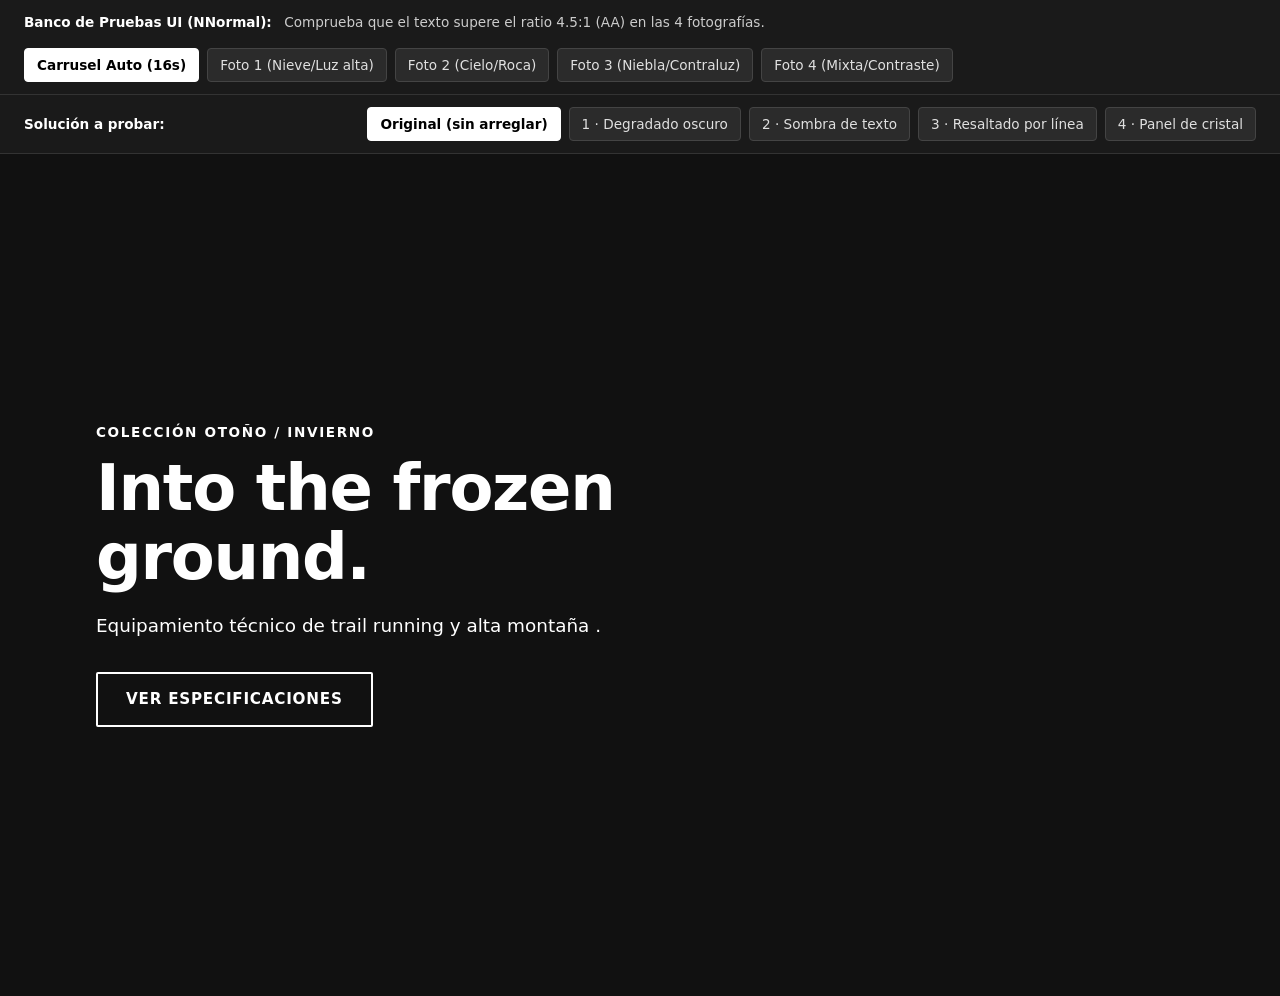
<file: T2/CorreccionNNormal/index.html>
<!DOCTYPE html>
<html lang="es">
<head>
  <meta charset="UTF-8">
  <meta name="viewport" content="width=device-width, initial-scale=1.0">
  <title>Reto Contraste UI — Caso NNormal (DIW)</title>
  <link rel="stylesheet" href="style00.css">
  <link rel="stylesheet" href="style01.css">
</head>
<body>

  <!-- PANEL DE CONTROL DEL LABORATORIO (Permite pausar o fijar cada foto sin JS) -->
  <header class="lab-toolbar" aria-label="Controles del escenario de pruebas">
    <div class="lab-toolbar__info">
      <strong>Banco de Pruebas UI (NNormal):</strong>
      <span>Comprueba que el texto supere el ratio 4.5:1 (AA) en las 4 fotografías.</span>
    </div>

    <fieldset class="lab-controls">
      <legend class="sr-only">Modo de visualización del fondo</legend>
      
      <label class="lab-control">
        <input type="radio" name="bg-mode" value="auto" checked>
        <span>Carrusel Auto (16s)</span>
      </label>
      <label class="lab-control">
        <input type="radio" name="bg-mode" value="1">
        <span>Foto 1 (Nieve/Luz alta)</span>
      </label>
      <label class="lab-control">
        <input type="radio" name="bg-mode" value="2">
        <span>Foto 2 (Cielo/Roca)</span>
      </label>
      <label class="lab-control">
        <input type="radio" name="bg-mode" value="3">
        <span>Foto 3 (Niebla/Contraluz)</span>
      </label>
      <label class="lab-control">
        <input type="radio" name="bg-mode" value="4">
        <span>Foto 4 (Mixta/Contraste)</span>
      </label>
    </fieldset>
  </header>

  <!-- SELECTOR DE SOLUCIONES (solo banco de pruebas): activa cada propuesta con :has() en style01.css, sin JS -->
  <div class="lab-toolbar lab-toolbar--solutions">
    <strong>Solución a probar:</strong>

    <fieldset class="lab-controls">
      <legend class="sr-only">Solución de contraste aplicada al hero</legend>

      <label class="lab-control">
        <input type="radio" name="solution" id="sol-0" value="0" checked>
        <span>Original (sin arreglar)</span>
      </label>
      <label class="lab-control">
        <input type="radio" name="solution" id="sol-1" value="1">
        <span>1 · Degradado oscuro</span>
      </label>
      <label class="lab-control">
        <input type="radio" name="solution" id="sol-2" value="2">
        <span>2 · Sombra de texto</span>
      </label>
      <label class="lab-control">
        <input type="radio" name="solution" id="sol-3" value="3">
        <span>3 · Resaltado por línea</span>
      </label>
      <label class="lab-control">
        <input type="radio" name="solution" id="sol-4" value="4">
        <span>4 · Panel de cristal</span>
      </label>
    </fieldset>
  </div>

  <main>
    <!-- COMPONENTE HERO BANNER A INTERVENIR POR EL ALUMNO -->
    <section class="hero-banner" aria-labelledby="hero-title">
      
      <!-- Capas de fondo del carrusel CSS (4 fotografías reales de NNormal) -->
      <div class="hero-banner__Carousel" aria-hidden="true">
        <div class="hero-banner__slide slide-1"></div>
        <div class="hero-banner__slide slide-2"></div>
        <div class="hero-banner__slide slide-3"></div>
        <div class="hero-banner__slide slide-4"></div>
      </div>

      <!-- Bloque de contenido textual (Actualmente con problemas graves de contraste) -->
      <div class="hero-banner__content">
        <p class="hero-banner__eyebrow"><span>Colección Otoño / Invierno</span></p>
        
        <h1 id="hero-title" class="hero-banner__title">
          <span>Into the frozen ground.</span>
        </h1>
        
        <p class="hero-banner__description">
          <span>Equipamiento técnico de trail running y alta montaña .</span>
        </p>
        
        <div class="hero-banner__actions">
          <a href="#especificaciones" class="btn btn--outline">Ver especificaciones</a>
        </div>
      </div>

    </section>
  </main>

</body>
</html>
</file>
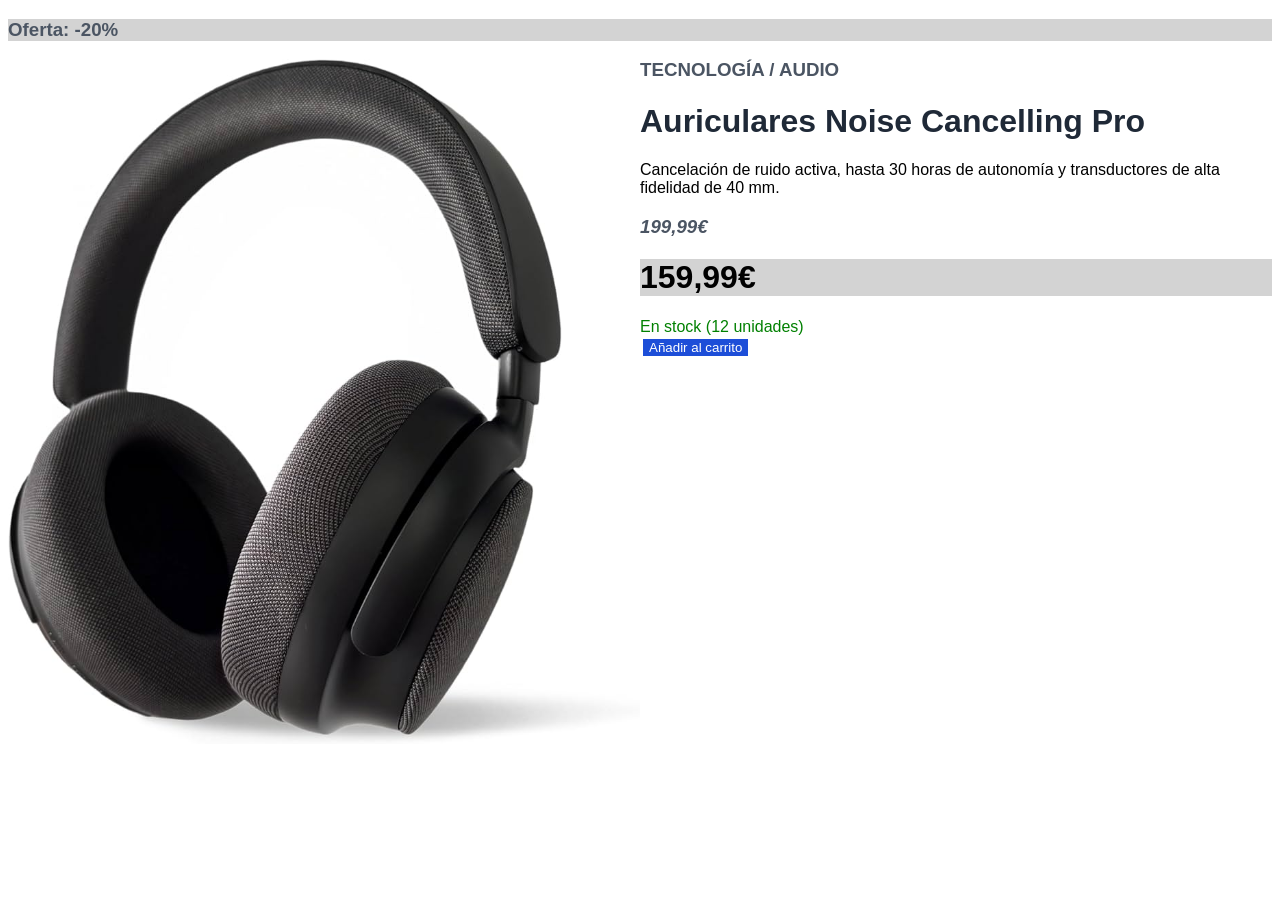
<file: T1/Ejercicios/EjercicioFichaTecnica/index.html>
<!doctype html>
<html>
  <head>
    <title>Ficha Técnica de Producto</title>
    <link href="styles_ve.css" rel="stylesheet" type="text/css" />
  </head>

  <body>
    <!-- section class ="oferta" con span y la img, se puede ajustar con margin/padding -->
    <section class="media">
      <h3>Oferta: -20%</h3>
      <img
        class="fit-picture"
        src="auriculares.jpg"
        alt="Foto de unos auriculares negros"
      />
    </section>

    <h3>TECNOLOGÍA / AUDIO</h3>
    <h1>Auriculares Noise Cancelling Pro</h1>
    <p>
      Cancelación de ruido activa, hasta 30 horas de autonomía y transductores
      de alta fidelidad de 40 mm.
    </p>

    <div class="precios">
      <h3>199,99€</h3>
      <h1>159,99€</h1>
    </div>
    <div class="stock">En stock (12 unidades)</div>

    <button>Añadir al carrito</button>
  </body>
</html>
</file>
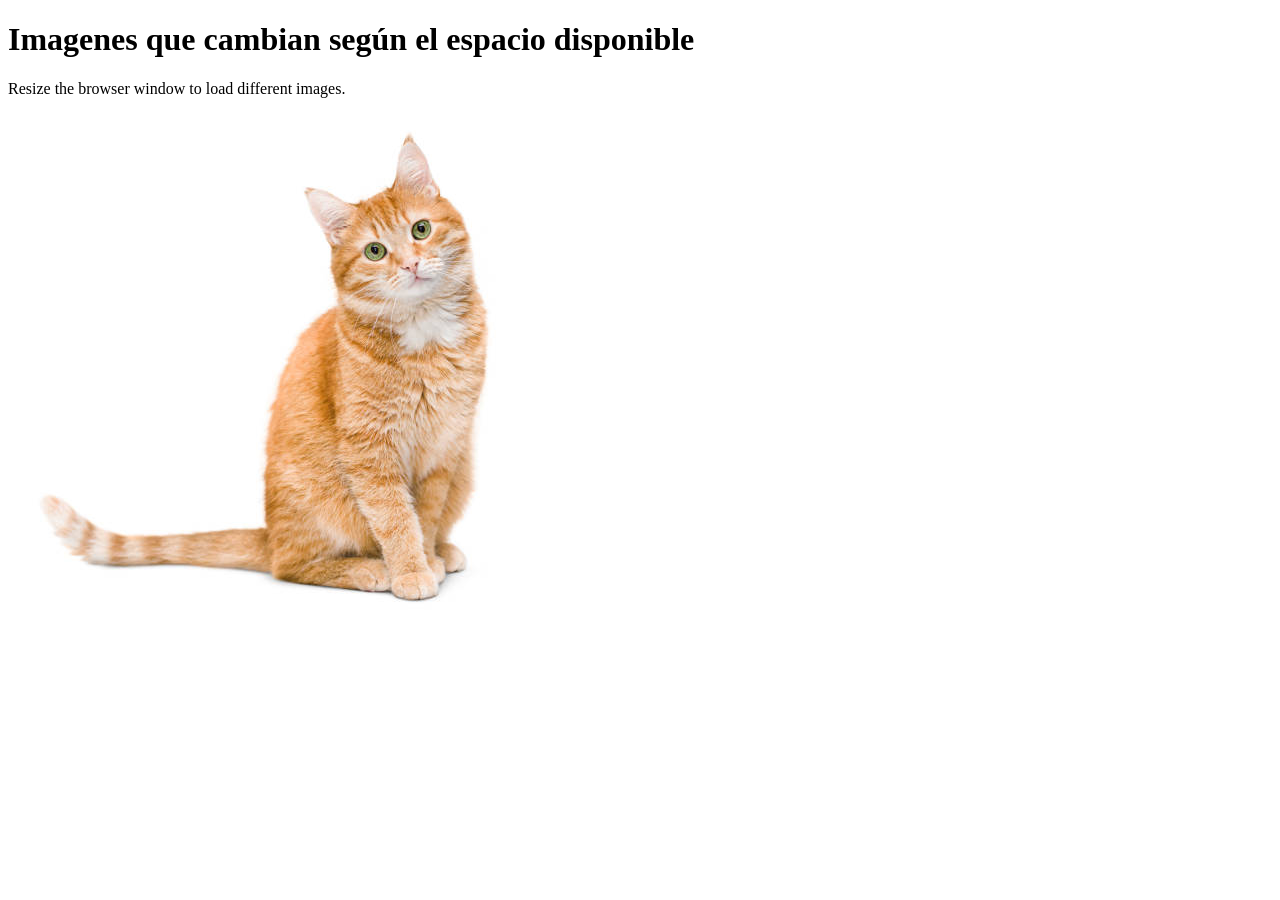
<file: T2/MostrarImagen/mostrarImagen.html>
<!doctype html>
<html lang="es">
  <head>
    <meta charset="UTF-8" />
    <meta name="viewport" content="width=device-width, initial-scale=1.0" />
    <title>Cambiar imagen por espacio</title>
  </head>

  <body>
    <h1>Imagenes que cambian según el espacio disponible</h1>

    <p>Resize the browser window to load different images.</p>

    <!-- <picture>
      <source media="(min-width:650px)" srcset="img_pink_flowers.jpg" />
      <source media="(min-width:465px)" srcset="img_white_flower.jpg" />
      <img src="img_orange_flowers.jpg" alt="Flowers" style="width: auto" />
    </picture> -->
    <picture>
      <source srcset="gato2.jpg" media="(min-width: 300px)" />
      <source srcset="gato3.jpg" media="(min-width: 500px)" />
      <source srcset="gato4.jpg" media="(min-width: 750px)" />
      <source srcset="gato5.jpg" media="(min-width: 1000px)"/>
      <img src="gato1.jpg" alt="Gato" style="width: auto" />
    </picture>

    <!-- <img srcset="..." src="..." alt="..." width="800px" height="600px" loading="lazy" decoding="async" sizes="..."> -->
  </body>
</html>
</file>
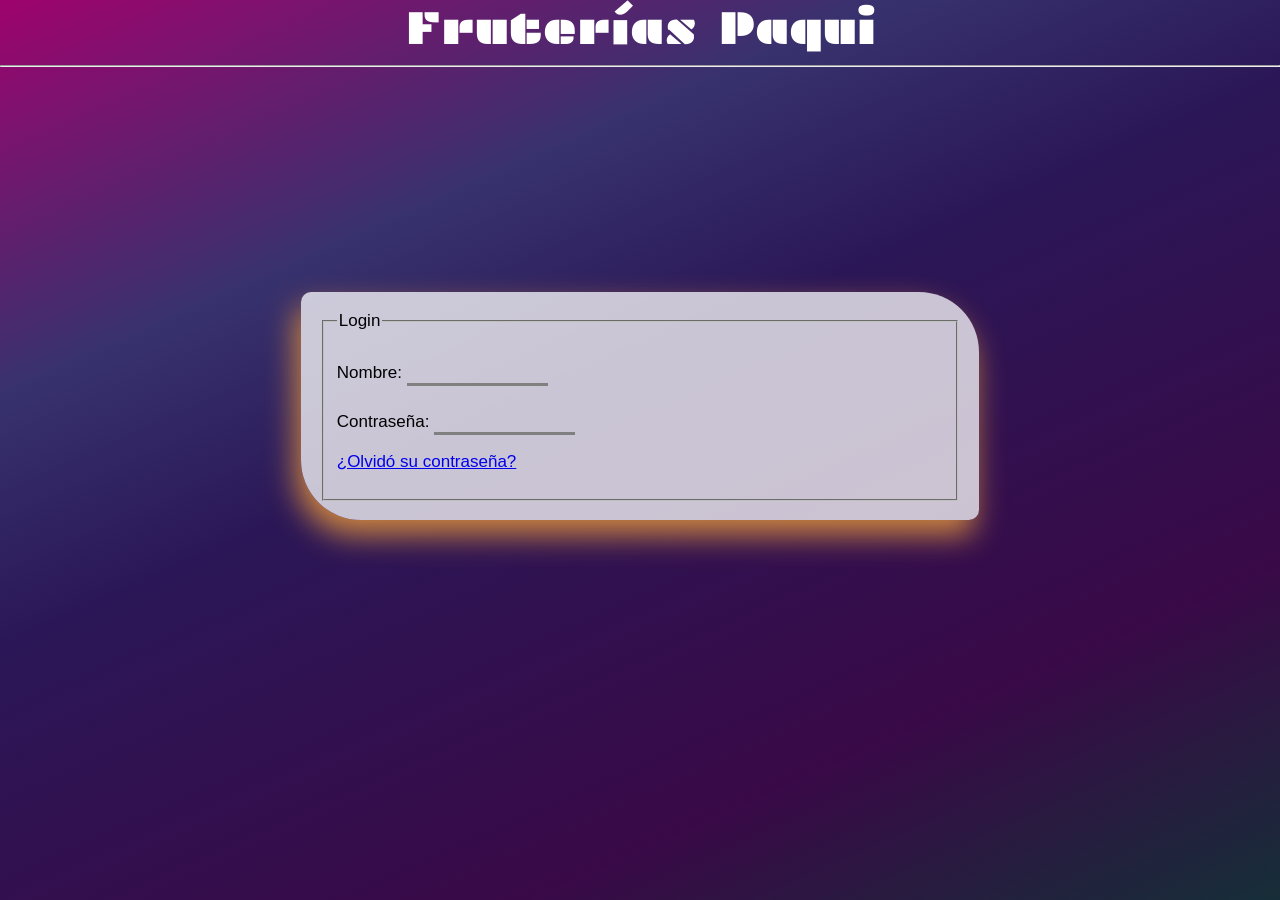
<file: T3/FormBackground/formBackground.html>
<!DOCTYPE html>
<html lang="es">

<head>
    <meta charset="UTF-8">
    <meta name="viewport" content="width=device-width, initial-scale=1.0">
    <title>Fondo de formulario</title>
    <link rel="stylesheet" type="text/css" href="styles.css">
    <link rel="preconnect" href="https://fonts.googleapis.com">
    <link rel="preconnect" href="https://fonts.gstatic.com" crossorigin>
    <link href="https://fonts.googleapis.com/css2?family=Plaster&display=swap" rel="stylesheet">
</head>

<body>
    <header>
        <h1>Fruterías Paqui</h1>
        <hr>
    </header>

    <form>
        <fieldset>
            <legend>Login</legend>
            <p><label for="nombre">Nombre: </label><input id="nombre" type="text"></p>
            <p><label>Contraseña: <input type="password"></label></p>
            <p><a href="#">¿Olvidó su contraseña?</a></p>
        </fieldset>
    </form>
</body>

</html>
</file>
<file: T2/CorreccionNNormal/style00.css>
/* ==========================================================================
   1. CONFIGURACIÓN DE IMÁGENES Y VARIABLES BASE
   ========================================================================== */
:root {
  /* Docente: Puedes usar las rutas locales extraídas de NNormal o URLs directas */
  --img-slide-1: url('https://i.postimg.cc/7Yb33F3y/NN-landing-alpine-01-hero-ok-2000.avif'); 
  --img-slide-2: url('https://i.postimg.cc/02rYYTpB/NN-HP-Apparel-FW25-768.jpg');  
  --img-slide-3: url('https://i.postimg.cc/hPhLLkLF/NN-HP-Alpine-capsule-2000.avif');
  --img-slide-4: url('https://i.postimg.cc/SNj66BWT/NN-HP-Accessories-FW25-768.jpg');     

  --font-main: system-ui, -apple-system, BlinkMacSystemFont, "Segoe UI", Roboto, sans-serif;
  --color-white: #ffffff;
  --color-black: #111111;
}

* {
  box-sizing: border-box;
  margin: 0;
  padding: 0;
}

body {
  font-family: var(--font-main);
  background-color: var(--color-black);
  color: var(--color-white);
  line-height: 1.5;
}

.sr-only {
  position: absolute;
  width: 1px;
  height: 1px;
  overflow: hidden;
  clip: rect(0, 0, 0, 0);
  white-space: nowrap;
}

/* ==========================================================================
   2. BARRA SUPERIOR DEL LABORATORIO DE PRUEBAS (NO MODIFICAR)
   ========================================================================== */
.lab-toolbar {
  background-color: #1a1a1a;
  border-bottom: 1px solid #333;
  padding: 0.75rem 1.5rem;
  display: flex;
  flex-wrap: wrap;
  justify-content: space-between;
  align-items: center;
  gap: 1rem;
  font-size: 0.85rem;
}

.lab-toolbar__info span {
  color: #cccccc;
  margin-left: 0.5rem;
}

.lab-controls {
  border: none;
  display: flex;
  flex-wrap: wrap;
  gap: 0.5rem;
}

.lab-control {
  cursor: pointer;
}

.lab-control input {
  position: absolute;
  opacity: 0;
  pointer-events: none;
}

.lab-control span {
  display: inline-block;
  padding: 0.35rem 0.75rem;
  background-color: #2b2b2b;
  border: 1px solid #444;
  border-radius: 4px;
  color: #e0e0e0;
  font-weight: 500;
  transition: all 0.15s ease;
}

.lab-control input:checked + span {
  background-color: #ffffff;
  color: #000000;
  border-color: #ffffff;
  font-weight: 700;
}

.lab-control input:focus-visible + span {
  outline: 2px solid #ffcc00;
  outline-offset: 2px;
}

/* ==========================================================================
   3. ESCENARIO HERO BANNER Y CARRUSEL DE 4 FOTOS EN CSS PURO
   ========================================================================== */
.hero-banner {
  position: relative;
  min-height: calc(100vh - 58px);
  display: flex;
  align-items: flex-end; /* En móvil/base el texto se apoya en la parte inferior */
  justify-content: flex-start;
  padding: 3rem 1.5rem;
  overflow: hidden;
}

@media (min-width: 768px) {
  .hero-banner {
    align-items: center; /* En escritorio pasa al centro-izquierda */
    padding: 4rem 6rem;
  }
}

.hero-banner__Carousel {
  position: absolute;
  inset: 0;
  z-index: 0;
}

.hero-banner__slide {
  position: absolute;
  inset: 0;
  background-size: cover;
  background-position: center;
  opacity: 0;
  animation: crossfadeCarousel 16s infinite ease-in-out;
}

.slide-1 {
  background-image: var(--img-slide-1);
  animation-delay: 0s;
}
.slide-2 {
  background-image: var(--img-slide-2);
  animation-delay: 4s;
}
.slide-3 {
  background-image: var(--img-slide-3);
  animation-delay: 8s;
}
.slide-4 {
  background-image: var(--img-slide-4);
  animation-delay: 12s;
}

/* Animación para alternar suavemente entre las 4 fotos (4s por foto = 16s total) */
@keyframes crossfadeCarousel {
  0%, 22%   { opacity: 1; }
  25%, 97%  { opacity: 0; }
  100%      { opacity: 1; }
}

/* Lógica sin JS (:has) para que el alumno pueda fijar una foto concreta al auditar */
body:has(input[name="bg-mode"]:not([value="auto"]):checked) .hero-banner__slide {
  animation: none;
  opacity: 0;
}
body:has(input[value="1"]:checked) .slide-1,
body:has(input[value="2"]:checked) .slide-2,
body:has(input[value="3"]:checked) .slide-3,
body:has(input[value="4"]:checked) .slide-4 {
  opacity: 1;
}

/* ==========================================================================
   4. CONTENIDO TEXTUAL (ESTADO INICIAL CON FALLO DE CONTRASTE WCAG)
   ========================================================================== */
.hero-banner__content {
  position: relative;
  z-index: 2;
  max-width: 620px;
  color: var(--color-white); /* Blanco puro directo sobre la foto sin protección */
}

.hero-banner__eyebrow {
  text-transform: uppercase;
  letter-spacing: 0.12em;
  font-size: 0.85rem;
  font-weight: 700;
  margin-bottom: 0.75rem;
}

.hero-banner__title {
  font-size: clamp(2.25rem, 5vw, 4rem);
  font-weight: 800;
  line-height: 1.08;
  margin-bottom: 1.25rem;
  letter-spacing: -0.02em;
}

.hero-banner__description {
  font-size: clamp(1rem, 1.5vw, 1.15rem);
  font-weight: 400;
  margin-bottom: 2rem;
  max-width: 54ch;
}

.hero-banner__actions {
  display: flex;
  flex-wrap: wrap;
  gap: 1rem;
}

.btn {
  display: inline-block;
  padding: 0.9rem 1.75rem;
  font-size: 0.95rem;
  font-weight: 700;
  text-decoration: none;
  text-transform: uppercase;
  letter-spacing: 0.05em;
  border-radius: 2px;
  transition: transform 0.15s ease;
}

.btn--primary {
  background-color: var(--color-white);
  color: var(--color-black);
  border: 2px solid var(--color-white);
}

/* Botón secundario transparente: falla sobre fondos claros */
.btn--outline {
  background-color: transparent;
  color: var(--color-white);
  border: 2px solid var(--color-white);
}
</file>
<file: T2/CorreccionNNormal/style01.css>
/* ==========================================================================
   5. ZONA DE TRABAJO: 4 SOLUCIONES DE CONTRASTE (CSS PURO)
   Se activan con el selector "Solución a probar" del index.html.
   Idea clave: negro con opacidad .6 sobre blanco puro da 5.7:1 (pasa AA).
   ========================================================================== */

/* --------------------------------------------------------------------------
   1 · DEGRADADO OSCURO
   Capa entre la foto (z-index 0) y el texto (z-index 2).
   -------------------------------------------------------------------------- */
/* Móvil: el texto está abajo */
body:has(#sol-1:checked) .hero-banner::after {
  content: "";
  position: absolute;
  inset: 0;
  z-index: 1;
  background: linear-gradient(to top, rgba(0, 0, 0, 0.65) 80%, transparent);
}

/* Escritorio: el texto está a la izquierda (nunca pasa de ~720px) */
@media (min-width: 768px) {
  body:has(#sol-1:checked) .hero-banner::after {
    background: linear-gradient(to right, rgba(0, 0, 0, 0.65) 760px, transparent 1100px);
  }
}

/* --------------------------------------------------------------------------
   2 · SOMBRA DE TEXTO
   -------------------------------------------------------------------------- */
body:has(#sol-2:checked) .hero-banner__content {
  text-shadow: 0 0 4px #000, 0 0 12px #000;
}

/* --------------------------------------------------------------------------
   3 · RESALTADO POR LÍNEA (usa los <span> del HTML)
   -------------------------------------------------------------------------- */
body:has(#sol-3:checked) .hero-banner__title {
  line-height: 1.35; /* para que las tiras no se pisen */
}

body:has(#sol-3:checked) .hero-banner__content span,
body:has(#sol-3:checked) .btn--outline {
  background: rgba(0, 0, 0, 0.75);
}

body:has(#sol-3:checked) .hero-banner__content span {
  padding: 0.05em 0.5em;
  -webkit-box-decoration-break: clone; /* repite el padding en cada línea */
  box-decoration-break: clone;
}

/* --------------------------------------------------------------------------
   4 · PANEL DE CRISTAL
   -------------------------------------------------------------------------- */
body:has(#sol-4:checked) .hero-banner__content {
  padding: 2rem;
  background: rgba(0, 0, 0, 0.6);
  -webkit-backdrop-filter: blur(10px); /* Safari */
  backdrop-filter: blur(10px);
}

/* --------------------------------------------------------------------------
   prefers-contrast: more → cada solución se refuerza
   -------------------------------------------------------------------------- */
@media (prefers-contrast: more) {
  body:has(#sol-1:checked) .hero-banner::after {
    background: rgba(0, 0, 0, 0.85);
  }

  body:has(#sol-2:checked) .hero-banner__content {
    text-shadow: 0 0 3px #000, 0 0 8px #000, 0 0 16px #000;
  }

  body:has(#sol-3:checked) .hero-banner__content span,
  body:has(#sol-3:checked) .btn--outline {
    background: #000;
  }

  body:has(#sol-4:checked) .hero-banner__content {
    background: #000;
  }
}
</file>
<file: T1/Ejercicios/EjercicioFichaTecnica/styles_ve.css>
body {
  font-family: Arial, sans-serif;
}

.media{
    background-color: lightgray;
    padding: 5.dp;
}
.media img {
  display: flex;
  float: left;
  fit-picture {
    width: min-content;
  }
  width: 50%;
}
.media span {
    background-color: #DC2626;
    color: #FFFFFF;
    padding: 2.dp;
    border-radius: 50.dp;
    display: block;
}

h1{
    color: #1F2937;
}

h3{
    color: #4B5563;
    stroke-width: 1.dp;
}

.precios h1{
    color: #000000;
    font-weight: bold;
    background-color: lightgray;
}
.precios h3{
    color: #4B5563;
    font-style: oblique;
}

.stock{
    color: green;
}

button{
    background-color: #1D4ED8;
    color: #FFFFFF;
    border: 3px solid #FFFFFF;
    padding: 2.dp;
    border-radius: 50.dp;
}
</file>
<file: T3/FormBackground/styles.css>
html {
    background-color: white;
}

body {
    font-family: "Plaster", system-ui;
    font-weight: 400;
    font-style: normal;
    font-size: 17px;
    color: white;
    /* background: black;   background es lo mismo que background-image */
    margin: 0;
    height: 100vh;
    background-color: #162e38;
    background-image: url("https://i.postimg.cc/v8t9k8Cn/Anguria-1024x857.png"),
        url("https://i.postimg.cc/BbpKKNxv/Ciliege-1024x794.webp"),
        url("https://i.postimg.cc/PJywwKmx/platano4.png"),
        url("https://i.ibb.co/PG4BBMGy/Pitahaya-roja-2-0008915-450.png"),
        linear-gradient(336deg, rgba(22, 46, 56, 1) 0%, rgba(57, 9, 71, 1) 23%, rgba(43, 23, 87, 1) 56%, rgba(55, 50, 110, 1) 73%, rgba(158, 3, 109, 1) 100%);
    background-repeat: no-repeat, repeat, repeat-x, repeat-y, no-repeat;
    background-size: 50%, 5%, 10%, 30%, 100%;
    background-position: center;
}

form {
    font-family: verdana, arial, sans-serif;
    background-color: rgba(255, 255, 255, 0.75);
    color: black;
    padding: 1.5vw;
    width: 50vw;
    /* height: calc(35vw * 0.33); */
    margin: 25vh auto;
    border-radius: 10px 60px;
    box-shadow: -5px 15px 30px peru;
    /* Se puede poner 0 0 5px purple para destacar el borde solamente sin que se note tanto */
}

form input {
    padding: 1ex;
    padding-bottom: 0;
    font-family: inherit;
    font-size: inherit;
    border: none;
    border-bottom: 3px solid gray;
    background-color: transparent;
    width: 123px;
}

form p{
    overflow: hidden;
}

h1 {
    text-align: center;
    font-size: clamp(17px, 5vw, 45px);
    margin: 0;
}
</file>
